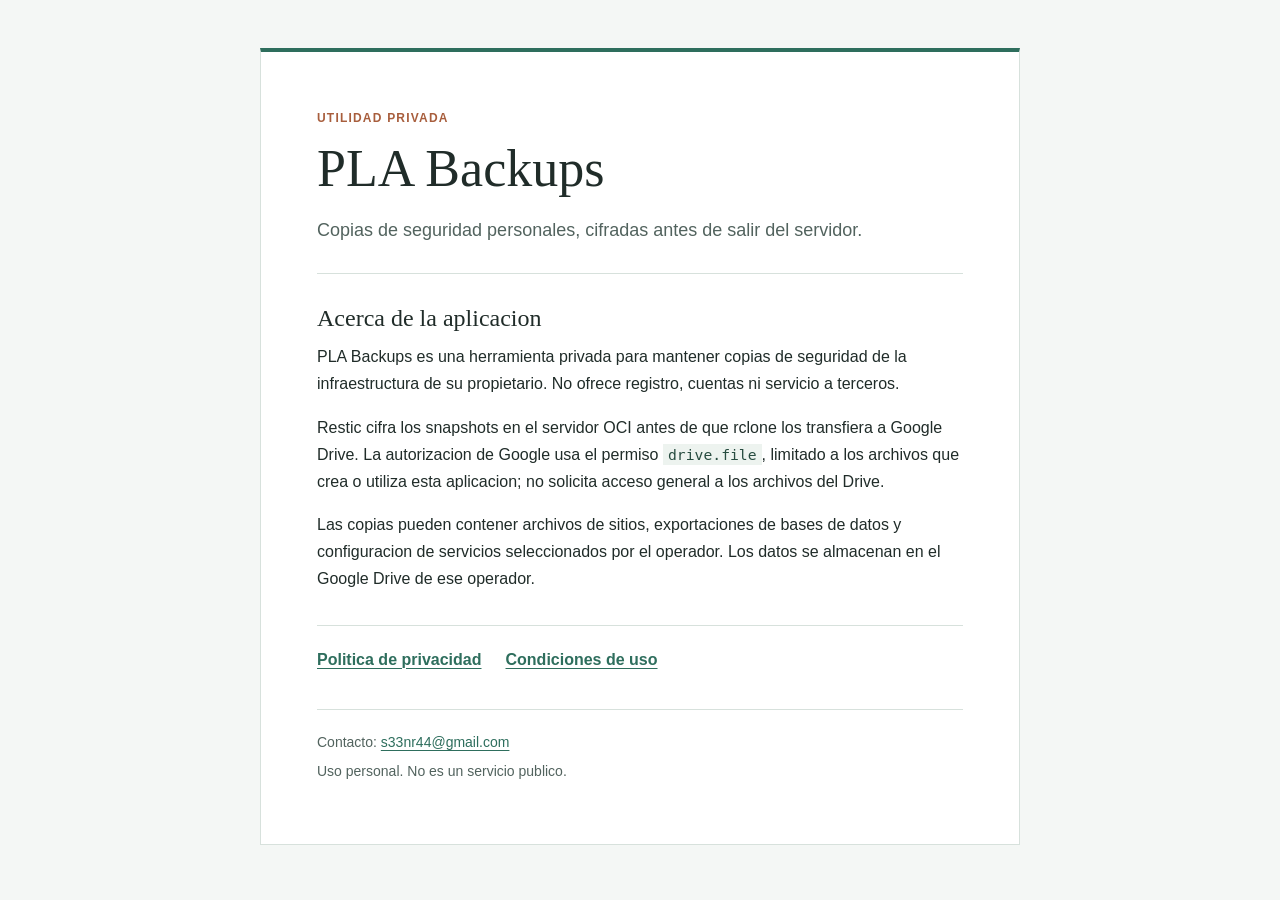
<file: index.html>
<!doctype html>
<html lang="es">
<head>
  <meta charset="utf-8">
  <meta name="viewport" content="width=device-width, initial-scale=1">
  <meta name="description" content="Informacion sobre PLA Backups, una utilidad privada de copias de seguridad personales.">
  <title>PLA Backups</title>
  <link rel="stylesheet" href="styles.css">
</head>
<body>
  <main class="page">
    <header class="masthead">
      <p class="eyebrow">UTILIDAD PRIVADA</p>
      <h1>PLA Backups</h1>
      <p class="intro">Copias de seguridad personales, cifradas antes de salir del servidor.</p>
    </header>

    <section class="content" aria-labelledby="about-title">
      <h2 id="about-title">Acerca de la aplicacion</h2>
      <p>PLA Backups es una herramienta privada para mantener copias de seguridad de la infraestructura de su propietario. No ofrece registro, cuentas ni servicio a terceros.</p>
      <p>Restic cifra los snapshots en el servidor OCI antes de que rclone los transfiera a Google Drive. La autorizacion de Google usa el permiso <code>drive.file</code>, limitado a los archivos que crea o utiliza esta aplicacion; no solicita acceso general a los archivos del Drive.</p>
      <p>Las copias pueden contener archivos de sitios, exportaciones de bases de datos y configuracion de servicios seleccionados por el operador. Los datos se almacenan en el Google Drive de ese operador.</p>
    </section>

    <nav class="links" aria-label="Informacion legal">
      <a href="privacy.html">Politica de privacidad</a>
      <a href="terms.html">Condiciones de uso</a>
    </nav>

    <footer>
      <p>Contacto: <a href="mailto:s33nr44@gmail.com">s33nr44@gmail.com</a></p>
      <p>Uso personal. No es un servicio publico.</p>
    </footer>
  </main>
</body>
</html>
</file>
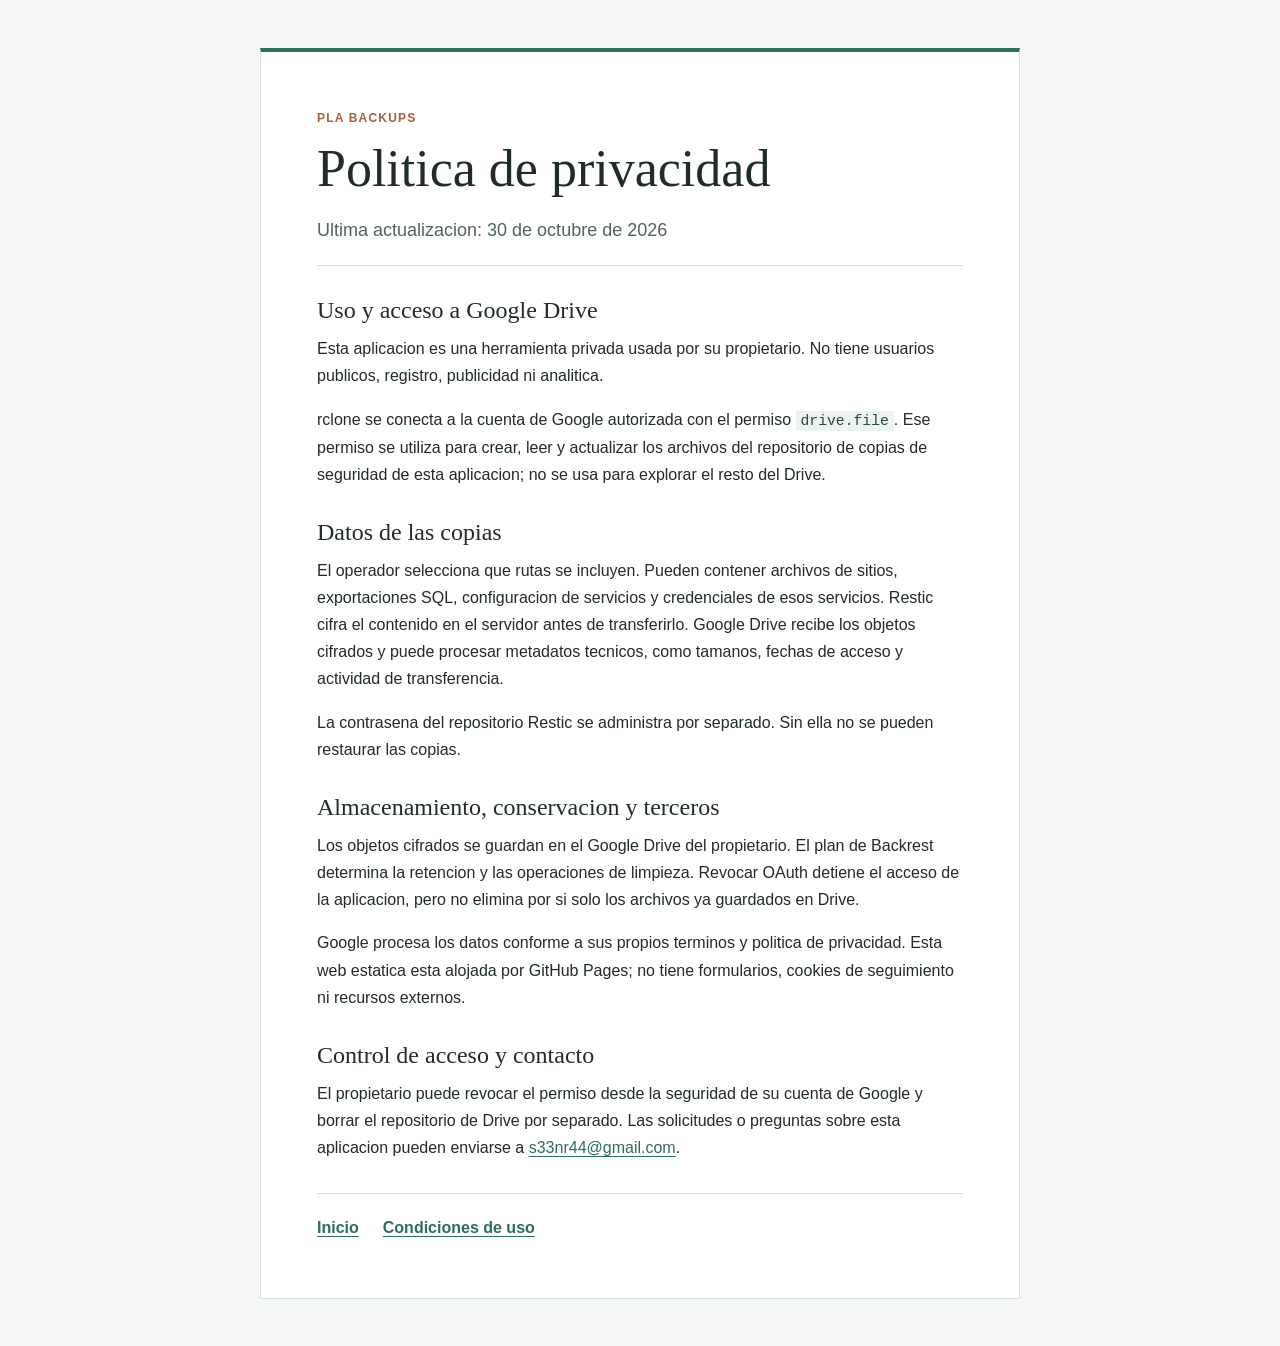
<file: privacy.html>
<!doctype html>
<html lang="es">
<head>
  <meta charset="utf-8">
  <meta name="viewport" content="width=device-width, initial-scale=1">
  <meta name="description" content="Como PLA Backups accede, cifra y conserva datos de Google Drive.">
  <title>Privacidad | PLA Backups</title>
  <link rel="stylesheet" href="styles.css">
</head>
<body>
  <main class="page">
    <header class="masthead compact">
      <p class="eyebrow">PLA BACKUPS</p>
      <h1>Politica de privacidad</h1>
      <p class="intro">Ultima actualizacion: 30 de octubre de 2026</p>
    </header>

    <section class="content">
      <h2>Uso y acceso a Google Drive</h2>
      <p>Esta aplicacion es una herramienta privada usada por su propietario. No tiene usuarios publicos, registro, publicidad ni analitica.</p>
      <p>rclone se conecta a la cuenta de Google autorizada con el permiso <code>drive.file</code>. Ese permiso se utiliza para crear, leer y actualizar los archivos del repositorio de copias de seguridad de esta aplicacion; no se usa para explorar el resto del Drive.</p>

      <h2>Datos de las copias</h2>
      <p>El operador selecciona que rutas se incluyen. Pueden contener archivos de sitios, exportaciones SQL, configuracion de servicios y credenciales de esos servicios. Restic cifra el contenido en el servidor antes de transferirlo. Google Drive recibe los objetos cifrados y puede procesar metadatos tecnicos, como tamanos, fechas de acceso y actividad de transferencia.</p>
      <p>La contrasena del repositorio Restic se administra por separado. Sin ella no se pueden restaurar las copias.</p>

      <h2>Almacenamiento, conservacion y terceros</h2>
      <p>Los objetos cifrados se guardan en el Google Drive del propietario. El plan de Backrest determina la retencion y las operaciones de limpieza. Revocar OAuth detiene el acceso de la aplicacion, pero no elimina por si solo los archivos ya guardados en Drive.</p>
      <p>Google procesa los datos conforme a sus propios terminos y politica de privacidad. Esta web estatica esta alojada por GitHub Pages; no tiene formularios, cookies de seguimiento ni recursos externos.</p>

      <h2>Control de acceso y contacto</h2>
      <p>El propietario puede revocar el permiso desde la seguridad de su cuenta de Google y borrar el repositorio de Drive por separado. Las solicitudes o preguntas sobre esta aplicacion pueden enviarse a <a href="mailto:s33nr44@gmail.com">s33nr44@gmail.com</a>.</p>
    </section>

    <nav class="links" aria-label="Navegacion">
      <a href="index.html">Inicio</a>
      <a href="terms.html">Condiciones de uso</a>
    </nav>
  </main>
</body>
</html>
</file>
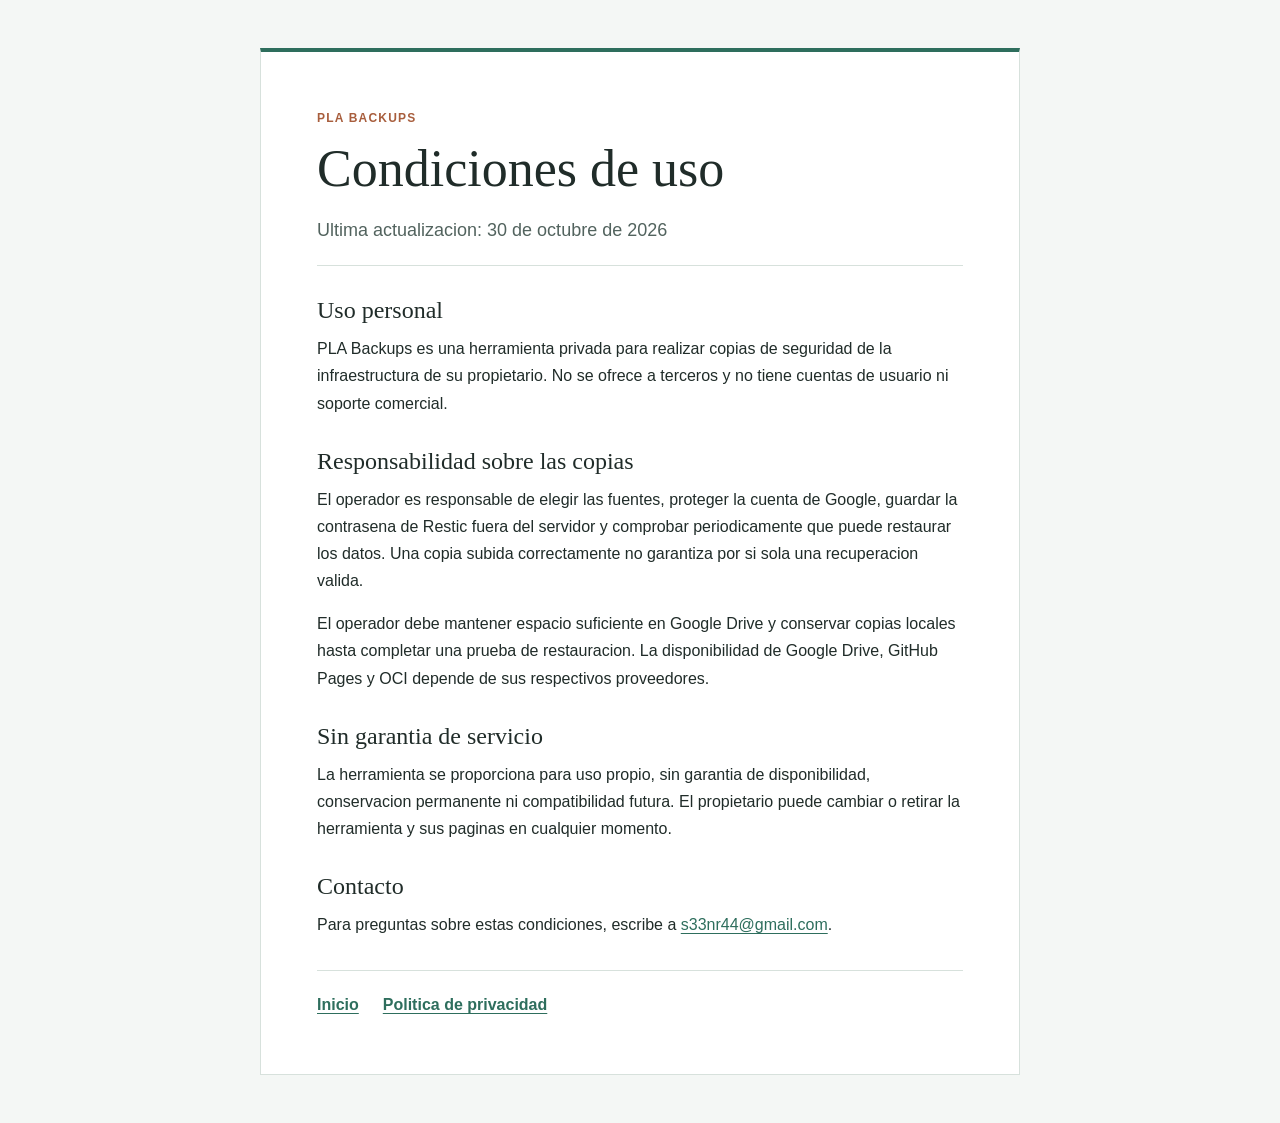
<file: terms.html>
<!doctype html>
<html lang="es">
<head>
  <meta charset="utf-8">
  <meta name="viewport" content="width=device-width, initial-scale=1">
  <meta name="description" content="Condiciones de uso de la herramienta privada PLA Backups.">
  <title>Condiciones de uso | PLA Backups</title>
  <link rel="stylesheet" href="styles.css">
</head>
<body>
  <main class="page">
    <header class="masthead compact">
      <p class="eyebrow">PLA BACKUPS</p>
      <h1>Condiciones de uso</h1>
      <p class="intro">Ultima actualizacion: 30 de octubre de 2026</p>
    </header>

    <section class="content">
      <h2>Uso personal</h2>
      <p>PLA Backups es una herramienta privada para realizar copias de seguridad de la infraestructura de su propietario. No se ofrece a terceros y no tiene cuentas de usuario ni soporte comercial.</p>

      <h2>Responsabilidad sobre las copias</h2>
      <p>El operador es responsable de elegir las fuentes, proteger la cuenta de Google, guardar la contrasena de Restic fuera del servidor y comprobar periodicamente que puede restaurar los datos. Una copia subida correctamente no garantiza por si sola una recuperacion valida.</p>
      <p>El operador debe mantener espacio suficiente en Google Drive y conservar copias locales hasta completar una prueba de restauracion. La disponibilidad de Google Drive, GitHub Pages y OCI depende de sus respectivos proveedores.</p>

      <h2>Sin garantia de servicio</h2>
      <p>La herramienta se proporciona para uso propio, sin garantia de disponibilidad, conservacion permanente ni compatibilidad futura. El propietario puede cambiar o retirar la herramienta y sus paginas en cualquier momento.</p>

      <h2>Contacto</h2>
      <p>Para preguntas sobre estas condiciones, escribe a <a href="mailto:s33nr44@gmail.com">s33nr44@gmail.com</a>.</p>
    </section>

    <nav class="links" aria-label="Navegacion">
      <a href="index.html">Inicio</a>
      <a href="privacy.html">Politica de privacidad</a>
    </nav>
  </main>
</body>
</html>
</file>
<file: styles.css>
:root {
  color-scheme: light;
  --ink: #202c29;
  --muted: #52635e;
  --paper: #f4f7f5;
  --surface: #ffffff;
  --line: #d7e1dc;
  --green: #2e6e5d;
  --copper: #a85e3d;
}

* {
  box-sizing: border-box;
}

body {
  margin: 0;
  background: var(--paper);
  color: var(--ink);
  font-family: Verdana, Tahoma, sans-serif;
  font-size: 16px;
  line-height: 1.7;
}

a {
  color: var(--green);
  text-decoration-thickness: 1px;
  text-underline-offset: 3px;
}

a:hover {
  color: var(--copper);
}

a:focus-visible {
  outline: 3px solid var(--copper);
  outline-offset: 3px;
}

.page {
  width: min(100% - 32px, 760px);
  margin: 48px auto;
  padding: clamp(24px, 6vw, 56px);
  background: var(--surface);
  border: 1px solid var(--line);
  border-top: 4px solid var(--green);
}

.masthead {
  padding-bottom: 28px;
  border-bottom: 1px solid var(--line);
}

.masthead.compact {
  padding-bottom: 20px;
}

.eyebrow {
  margin: 0 0 10px;
  color: var(--copper);
  font-size: 12px;
  font-weight: 700;
  letter-spacing: 1.2px;
}

h1,
h2 {
  font-family: Georgia, 'Times New Roman', serif;
  font-weight: 500;
  line-height: 1.2;
}

h1 {
  margin: 0;
  font-size: clamp(34px, 7vw, 52px);
}

h2 {
  margin: 30px 0 10px;
  font-size: 24px;
}

.intro {
  max-width: 600px;
  margin: 14px 0 0;
  color: var(--muted);
  font-size: 18px;
}

.content {
  padding-top: 6px;
}

.content p {
  margin: 10px 0 16px;
}

.content h2:first-child {
  margin-top: 24px;
}

code {
  padding: 2px 5px;
  background: #edf3ef;
  color: #274c40;
  font-size: 0.92em;
}

.links {
  display: flex;
  flex-wrap: wrap;
  gap: 12px 24px;
  margin-top: 32px;
  padding-top: 20px;
  border-top: 1px solid var(--line);
  font-weight: 700;
}

footer {
  margin-top: 36px;
  padding-top: 16px;
  border-top: 1px solid var(--line);
  color: var(--muted);
  font-size: 14px;
}

footer p {
  margin: 5px 0;
}

@media (max-width: 520px) {
  .page {
    width: 100%;
    margin: 0 auto;
    padding: 28px 20px;
    border-right: 0;
    border-left: 0;
  }
}
</file>
